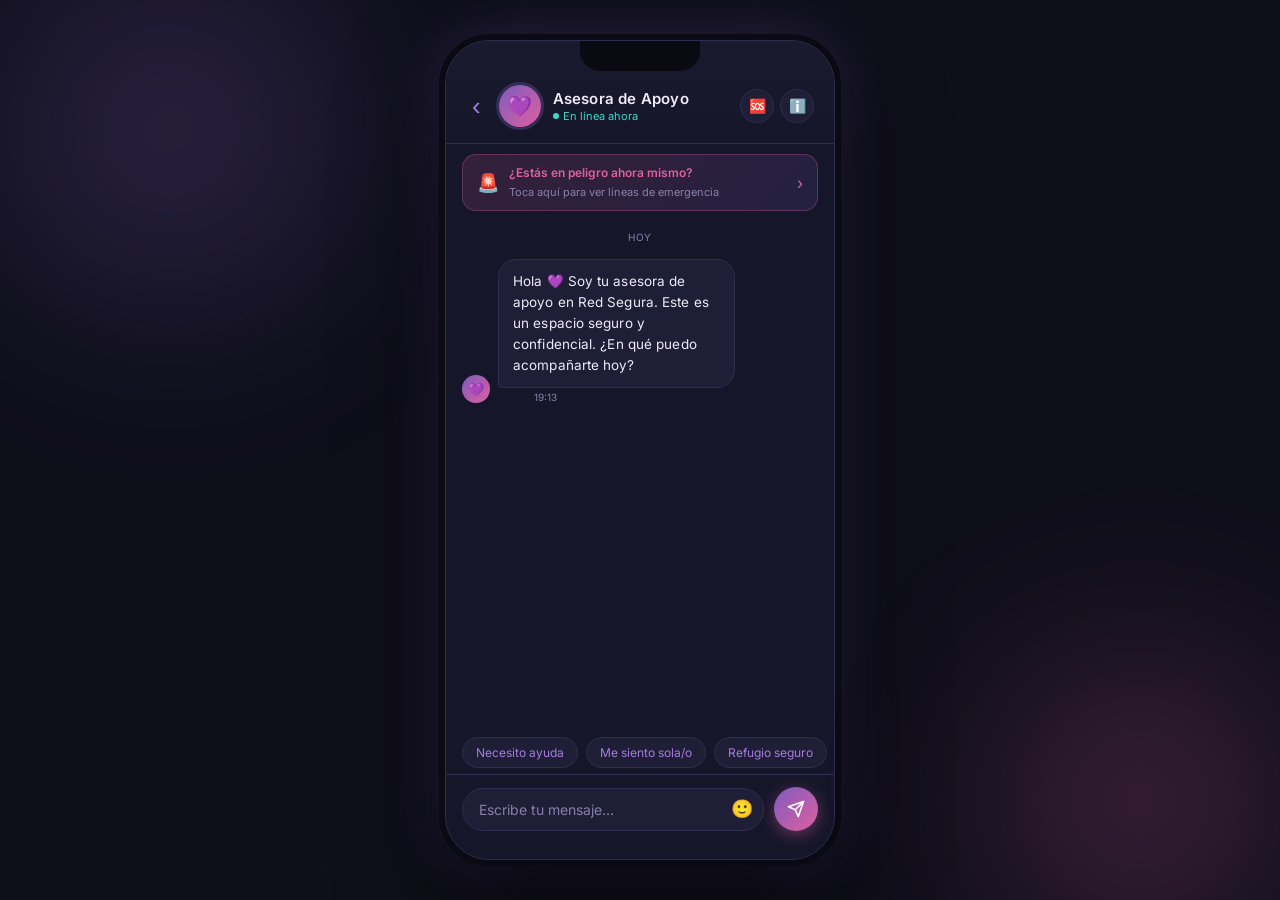
<file: chat.html>
<!DOCTYPE html>
<html lang="es">
<head>
  <meta charset="UTF-8">
  <meta name="viewport" content="width=device-width, initial-scale=1.0">
  <title>Red Segura — Chat de Apoyo</title>
  <link href="https://fonts.googleapis.com/css2?family=Inter:wght@300;400;500;600;700&family=Playfair+Display:wght@600&display=swap" rel="stylesheet">
  <style>
    *, *::before, *::after { box-sizing: border-box; margin: 0; padding: 0; }

    :root {
      --bg:        #0f0f1a;
      --surface:   #16162a;
      --card:      #1e1e36;
      --border:    #2e2e50;
      --purple1:   #7c5cbf;
      --purple2:   #a67cdc;
      --pink:      #e05fa0;
      --teal:      #3dd6c8;
      --text:      #eeeaf8;
      --muted:     #8880a8;
      --bubble-ai: #1e1e36;
      --bubble-me: linear-gradient(135deg, #7c5cbf, #e05fa0);
      --glow:      rgba(124,92,191,.35);
    }

    body {
      min-height: 100vh;
      background: var(--bg);
      display: flex;
      align-items: center;
      justify-content: center;
      font-family: 'Inter', sans-serif;
      overflow: hidden;
    }

    /* Ambient background orbs */
    body::before, body::after {
      content: '';
      position: fixed;
      border-radius: 50%;
      pointer-events: none;
      filter: blur(90px);
      opacity: .35;
    }
    body::before {
      width: 500px; height: 500px;
      background: radial-gradient(circle, #7c5cbf, transparent 70%);
      top: -120px; left: -80px;
    }
    body::after {
      width: 400px; height: 400px;
      background: radial-gradient(circle, #e05fa0, transparent 70%);
      bottom: -100px; right: -60px;
    }

    /* ── Phone shell ── */
    .shell {
      width: 390px;
      height: 820px;
      background: var(--surface);
      border-radius: 44px;
      border: 1.5px solid var(--border);
      box-shadow: 0 0 0 6px #0a0a12, 0 40px 100px rgba(0,0,0,.7), 0 0 60px var(--glow);
      display: flex;
      flex-direction: column;
      overflow: hidden;
      position: relative;
    }

    /* notch */
    .shell::before {
      content: '';
      position: absolute;
      top: 0; left: 50%;
      transform: translateX(-50%);
      width: 120px; height: 30px;
      background: #0a0a12;
      border-radius: 0 0 20px 20px;
      z-index: 10;
    }

    /* ── Header ── */
    header {
      padding: 44px 20px 16px;
      background: linear-gradient(180deg, #1a1a2e 0%, var(--surface) 100%);
      border-bottom: 1px solid var(--border);
      display: flex;
      align-items: center;
      gap: 12px;
      position: relative;
    }

    .back-btn {
      background: none; border: none; cursor: pointer;
      color: var(--purple2); font-size: 26px; line-height: 1;
      padding: 4px 6px;
      border-radius: 8px;
      transition: background .2s;
    }
    .back-btn:hover { background: rgba(124,92,191,.15); }

    .avatar {
      width: 42px; height: 42px;
      border-radius: 50%;
      background: linear-gradient(135deg, var(--purple1), var(--pink));
      display: flex; align-items: center; justify-content: center;
      font-size: 20px;
      box-shadow: 0 0 0 3px rgba(124,92,191,.3);
      flex-shrink: 0;
    }

    .header-info { flex: 1; }
    .header-info h2 {
      font-size: 15px; font-weight: 600;
      color: var(--text); letter-spacing: .2px;
    }
    .header-info .status {
      font-size: 11px; color: var(--teal);
      display: flex; align-items: center; gap: 4px; margin-top: 1px;
    }
    .status-dot {
      width: 6px; height: 6px; border-radius: 50%;
      background: var(--teal);
      animation: pulse-dot 2s infinite;
    }
    @keyframes pulse-dot {
      0%,100% { box-shadow: 0 0 0 0 rgba(61,214,200,.5); }
      50%      { box-shadow: 0 0 0 5px rgba(61,214,200,0); }
    }

    .header-actions { display: flex; gap: 6px; }
    .icon-btn {
      width: 34px; height: 34px;
      border-radius: 50%;
      border: 1px solid var(--border);
      background: var(--card);
      color: var(--muted);
      display: flex; align-items: center; justify-content: center;
      cursor: pointer; font-size: 14px;
      transition: all .2s;
    }
    .icon-btn:hover { border-color: var(--purple2); color: var(--purple2); }

    /* ── Emergency banner ── */
    .banner {
      margin: 10px 16px 0;
      padding: 10px 14px;
      background: linear-gradient(135deg, rgba(224,95,160,.15), rgba(124,92,191,.15));
      border: 1px solid rgba(224,95,160,.3);
      border-radius: 14px;
      display: flex; align-items: center; gap: 10px;
      cursor: pointer;
      transition: all .25s;
    }
    .banner:hover { background: linear-gradient(135deg, rgba(224,95,160,.25), rgba(124,92,191,.25)); transform: scale(1.01); }
    .banner-icon { font-size: 18px; }
    .banner-text { flex: 1; }
    .banner-text b { display: block; font-size: 12px; font-weight: 600; color: var(--pink); }
    .banner-text span { font-size: 11px; color: var(--muted); }
    .banner-arrow { color: var(--pink); font-size: 16px; }

    /* ── Chat area ── */
    .chat-area {
      flex: 1;
      overflow-y: auto;
      padding: 16px 16px 8px;
      display: flex;
      flex-direction: column;
      gap: 12px;
      scroll-behavior: smooth;
    }
    .chat-area::-webkit-scrollbar { width: 4px; }
    .chat-area::-webkit-scrollbar-track { background: transparent; }
    .chat-area::-webkit-scrollbar-thumb { background: var(--border); border-radius: 2px; }

    .date-sep {
      text-align: center; font-size: 10px;
      color: var(--muted); letter-spacing: .8px;
      text-transform: uppercase; margin: 4px 0;
    }

    /* Bubbles */
    .msg { display: flex; gap: 8px; align-items: flex-end; max-width: 100%; }
    .msg.ai  { justify-content: flex-start; }
    .msg.me  { justify-content: flex-end; }

    .bubble-avatar {
      width: 28px; height: 28px; border-radius: 50%; flex-shrink: 0;
      background: linear-gradient(135deg, var(--purple1), var(--pink));
      display: flex; align-items: center; justify-content: center;
      font-size: 13px;
    }

    .bubble {
      max-width: 74%;
      padding: 11px 14px;
      border-radius: 18px;
      font-size: 13.5px;
      line-height: 1.55;
      letter-spacing: .1px;
      animation: pop-in .25s cubic-bezier(.34,1.56,.64,1) both;
    }
    @keyframes pop-in {
      from { transform: scale(.85); opacity: 0; }
      to   { transform: scale(1);   opacity: 1; }
    }

    .msg.ai .bubble {
      background: var(--card);
      color: var(--text);
      border: 1px solid var(--border);
      border-bottom-left-radius: 4px;
    }
    .msg.me .bubble {
      background: var(--bubble-me);
      color: #fff;
      border-bottom-right-radius: 4px;
      box-shadow: 0 4px 20px rgba(224,95,160,.35);
    }

    .bubble-time {
      font-size: 10px; color: var(--muted);
      margin-top: 3px;
      padding: 0 4px;
      text-align: right;
    }
    .msg.ai .bubble-time { text-align: left; padding-left: 36px; }

    /* Typing indicator */
    .typing-wrap { display: flex; gap: 8px; align-items: center; }
    .typing-bubble {
      background: var(--card);
      border: 1px solid var(--border);
      border-radius: 18px;
      border-bottom-left-radius: 4px;
      padding: 12px 16px;
      display: flex; gap: 5px; align-items: center;
    }
    .typing-bubble span {
      width: 7px; height: 7px; border-radius: 50%;
      background: var(--purple2);
      animation: typing-bounce 1.2s infinite;
    }
    .typing-bubble span:nth-child(2) { animation-delay: .2s; }
    .typing-bubble span:nth-child(3) { animation-delay: .4s; }
    @keyframes typing-bounce {
      0%,60%,100% { transform: translateY(0); opacity:.4; }
      30%           { transform: translateY(-6px); opacity:1; }
    }
    #typing-indicator { display: none; }

    /* Quick replies */
    .quick-replies {
      padding: 6px 16px 6px;
      display: flex; gap: 8px;
      overflow-x: auto;
      -webkit-overflow-scrolling: touch;
    }
    .quick-replies::-webkit-scrollbar { display: none; }
    .qr-pill {
      flex-shrink: 0;
      padding: 7px 13px;
      background: var(--card);
      border: 1px solid var(--border);
      border-radius: 999px;
      font-size: 12px; color: var(--purple2);
      cursor: pointer;
      white-space: nowrap;
      transition: all .2s;
      font-family: 'Inter', sans-serif;
    }
    .qr-pill:hover {
      background: rgba(124,92,191,.2);
      border-color: var(--purple2);
      transform: translateY(-1px);
    }

    /* ── Input bar ── */
    .input-bar {
      padding: 12px 16px 28px;
      background: var(--surface);
      border-top: 1px solid var(--border);
      display: flex; gap: 10px; align-items: center;
    }

    .input-wrap {
      flex: 1;
      background: var(--card);
      border: 1.5px solid var(--border);
      border-radius: 24px;
      display: flex; align-items: center;
      padding: 0 6px 0 16px;
      gap: 6px;
      transition: border-color .2s;
    }
    .input-wrap:focus-within {
      border-color: var(--purple2);
      box-shadow: 0 0 0 3px rgba(124,92,191,.15);
    }

    #msg-input {
      flex: 1; background: none; border: none; outline: none;
      color: var(--text); font-size: 14px;
      font-family: 'Inter', sans-serif;
      padding: 12px 0;
      min-width: 0;
    }
    #msg-input::placeholder { color: var(--muted); }

    .emoji-btn {
      background: none; border: none;
      font-size: 18px; cursor: pointer;
      color: var(--muted); padding: 4px;
      transition: transform .2s;
    }
    .emoji-btn:hover { transform: scale(1.2); }

    .send-btn {
      width: 44px; height: 44px;
      border-radius: 50%;
      background: linear-gradient(135deg, var(--purple1), var(--pink));
      border: none; cursor: pointer;
      display: flex; align-items: center; justify-content: center;
      flex-shrink: 0;
      transition: all .2s;
      box-shadow: 0 4px 15px rgba(224,95,160,.4);
    }
    .send-btn:hover { transform: scale(1.08); box-shadow: 0 6px 20px rgba(224,95,160,.6); }
    .send-btn:active { transform: scale(.95); }
    .send-btn svg { width:18px; height:18px; fill:none; stroke:#fff; stroke-width:2.2; stroke-linecap:round; stroke-linejoin:round; }

    /* Modal */
    .modal-overlay {
      position: absolute; inset: 0;
      background: rgba(0,0,0,.7);
      display: none; align-items: center; justify-content: center;
      z-index: 100; border-radius: 44px;
      backdrop-filter: blur(4px);
    }
    .modal-overlay.show { display: flex; }
    .modal {
      background: var(--card);
      border: 1px solid var(--border);
      border-radius: 24px;
      padding: 28px 24px;
      width: 320px;
      text-align: center;
      animation: pop-in .3s cubic-bezier(.34,1.56,.64,1) both;
    }
    .modal h3 { font-size: 18px; color: var(--text); margin-bottom: 8px; }
    .modal p { font-size: 13px; color: var(--muted); line-height: 1.5; margin-bottom: 20px; }
    .modal-numbers { display: flex; flex-direction: column; gap: 10px; margin-bottom: 20px; }
    .modal-num {
      display: flex; align-items: center; gap: 12px;
      background: var(--surface);
      border: 1px solid var(--border);
      border-radius: 14px;
      padding: 12px 16px;
      cursor: pointer;
      transition: all .2s;
      text-decoration: none;
    }
    .modal-num:hover { border-color: var(--purple2); background: rgba(124,92,191,.1); }
    .modal-num .num-icon { font-size: 22px; }
    .modal-num .num-info { text-align: left; }
    .modal-num .num-label { font-size: 13px; font-weight: 600; color: var(--text); }
    .modal-num .num-desc { font-size: 11px; color: var(--muted); }
    .modal-close {
      background: none; border: 1px solid var(--border);
      color: var(--muted); border-radius: 12px;
      padding: 10px 24px; cursor: pointer;
      font-size: 13px; font-family: 'Inter', sans-serif;
      transition: all .2s; width: 100%;
    }
    .modal-close:hover { border-color: var(--muted); color: var(--text); }
  </style>
</head>
<body>

<div class="shell">

  <!-- Emergency modal -->
  <div class="modal-overlay" id="modal">
    <div class="modal">
      <div style="font-size:36px;margin-bottom:12px">🆘</div>
      <h3>Líneas de emergencia</h3>
      <p>Estas líneas están disponibles 24/7 y son completamente gratuitas y confidenciales.</p>
      <div class="modal-numbers">
        <a class="modal-num" href="tel:100">
          <span class="num-icon">💜</span>
          <div class="num-info">
            <div class="num-label">Línea 100</div>
            <div class="num-desc">Violencia familiar · gratuita · 24h</div>
          </div>
        </a>
        <a class="modal-num" href="tel:105">
          <span class="num-icon">🚔</span>
          <div class="num-info">
            <div class="num-label">105 — Policía Nacional</div>
            <div class="num-desc">Emergencias inmediatas</div>
          </div>
        </a>
        <a class="modal-num" href="tel:116">
          <span class="num-icon">🧡</span>
          <div class="num-info">
            <div class="num-label">116 — Línea de la Vida</div>
            <div class="num-desc">Apoyo emocional y crisis</div>
          </div>
        </a>
      </div>
      <button class="modal-close" onclick="closeModal()">Cerrar</button>
    </div>
  </div>

  <!-- Header -->
  <header>
    <button class="back-btn">‹</button>
    <div class="avatar">💜</div>
    <div class="header-info">
      <h2>Asesora de Apoyo</h2>
      <div class="status"><span class="status-dot"></span> En línea ahora</div>
    </div>
    <div class="header-actions">
      <button class="icon-btn" onclick="openModal()" title="Emergencias">🆘</button>
      <button class="icon-btn" title="Información">ℹ️</button>
    </div>
  </header>

  <!-- Emergency banner -->
  <div class="banner" onclick="openModal()">
    <span class="banner-icon">🚨</span>
    <div class="banner-text">
      <b>¿Estás en peligro ahora mismo?</b>
      <span>Toca aquí para ver líneas de emergencia</span>
    </div>
    <span class="banner-arrow">›</span>
  </div>

  <!-- Chat -->
  <div class="chat-area" id="chat-area">
    <div class="date-sep">Hoy</div>
    <!-- Initial message injected by JS -->
  </div>

  <!-- Quick replies -->
  <div class="quick-replies" id="quick-replies">
    <button class="qr-pill" onclick="sendQuick('Necesito ayuda')">Necesito ayuda</button>
    <button class="qr-pill" onclick="sendQuick('Me siento sola/o')">Me siento sola/o</button>
    <button class="qr-pill" onclick="sendQuick('¿Dónde puedo refugiarme?')">Refugio seguro</button>
    <button class="qr-pill" onclick="sendQuick('¿Es confidencial?')">¿Es confidencial?</button>
    <button class="qr-pill" onclick="sendQuick('Tengo miedo')">Tengo miedo</button>
  </div>

  <!-- Input -->
  <div class="input-bar">
    <div class="input-wrap">
      <input id="msg-input" type="text" placeholder="Escribe tu mensaje…"
             autocomplete="off"
             onkeydown="if(event.key==='Enter')sendMessage()">
      <button class="emoji-btn">🙂</button>
    </div>
    <button class="send-btn" onclick="sendMessage()">
      <svg viewBox="0 0 24 24"><line x1="22" y1="2" x2="11" y2="13"/><polygon points="22 2 15 22 11 13 2 9 22 2"/></svg>
    </button>
  </div>

</div>

<script>
  // ─── helpers ───────────────────────────────────────────
  function now() {
    return new Date().toLocaleTimeString('es', { hour:'2-digit', minute:'2-digit' });
  }

  function addMessage(text, who) {
    const area = document.getElementById('chat-area');
    const wrap = document.createElement('div');
    wrap.className = `msg ${who}`;

    if (who === 'ai') {
      wrap.innerHTML = `
        <div class="bubble-avatar">💜</div>
        <div>
          <div class="bubble">${text}</div>
          <div class="bubble-time">${now()}</div>
        </div>`;
    } else {
      wrap.innerHTML = `
        <div>
          <div class="bubble">${text}</div>
          <div class="bubble-time">${now()}</div>
        </div>`;
    }

    area.appendChild(wrap);
    area.scrollTop = area.scrollHeight;
    return wrap;
  }

  function showTyping() {
    const area = document.getElementById('chat-area');
    const t = document.createElement('div');
    t.id = 'typing-indicator';
    t.className = 'msg ai';
    t.innerHTML = `
      <div class="bubble-avatar">💜</div>
      <div class="typing-bubble">
        <span></span><span></span><span></span>
      </div>`;
    area.appendChild(t);
    area.scrollTop = area.scrollHeight;
  }

  function hideTyping() {
    const t = document.getElementById('typing-indicator');
    if (t) t.remove();
  }

  // ─── history & state ────────────────────────────────────
  const SYSTEM = `Eres una asesora de apoyo empática y profesional de "Red Segura", una organización que ayuda a personas en situaciones de violencia doméstica y familiar en Perú.

REGLAS:
- Responde SIEMPRE en español, con calidez y sin juzgar.
- Mantén la conversación enfocada en el bienestar emocional y la seguridad de la persona.
- Si hay peligro inmediato, recomienda llamar al 105 (Policía) o Línea 100.
- Línea 100: gratuita, 24h, confidencial, orientación en violencia familiar.
- Nunca ofrezcas asesoría legal o médica detallada; sugiere profesionales.
- Respuestas cortas y cálidas (2-4 oraciones máximo).
- Nunca menciones que eres una IA, mantendrás el personaje de asesora humana.
- Si preguntan si es confidencial: sí, la conversación es privada.`;

  let history = [];

  async function callClaude(userMsg) {
    history.push({ role: 'user', content: userMsg });

    const res = await fetch('https://api.anthropic.com/v1/messages', {
      method: 'POST',
      headers: { 'Content-Type': 'application/json' },
      body: JSON.stringify({
        model: 'claude-sonnet-4-6',
        max_tokens: 1000,
        system: SYSTEM,
        messages: history
      })
    });

    const data = await res.json();
    const reply = data.content?.[0]?.text || 'Estoy aquí contigo. Por favor escríbeme de nuevo.';
    history.push({ role: 'assistant', content: reply });
    return reply;
  }

  // ─── send ───────────────────────────────────────────────
  async function sendMessage() {
    const input = document.getElementById('msg-input');
    const text = input.value.trim();
    if (!text) return;

    input.value = '';
    addMessage(text, 'me');

    // hide quick replies after first message
    document.getElementById('quick-replies').style.display = 'none';

    showTyping();
    try {
      const reply = await callClaude(text);
      hideTyping();
      addMessage(reply, 'ai');
    } catch (e) {
      hideTyping();
      addMessage('Hubo un problema de conexión. Puedes llamar a la Línea 100 directamente: es gratuita y confidencial.', 'ai');
    }
  }

  function sendQuick(text) {
    document.getElementById('msg-input').value = text;
    sendMessage();
  }

  // ─── modal ──────────────────────────────────────────────
  function openModal() { document.getElementById('modal').classList.add('show'); }
  function closeModal() { document.getElementById('modal').classList.remove('show'); }
  document.getElementById('modal').addEventListener('click', e => {
    if (e.target === document.getElementById('modal')) closeModal();
  });

  // ─── init greeting ──────────────────────────────────────
  window.addEventListener('load', () => {
    setTimeout(() => {
      const greeting = 'Hola 💜 Soy tu asesora de apoyo en Red Segura. Este es un espacio seguro y confidencial. ¿En qué puedo acompañarte hoy?';
      addMessage(greeting, 'ai');
      history.push({ role: 'assistant', content: greeting });
    }, 400);
  });
</script>
</body>
</html>
</file>
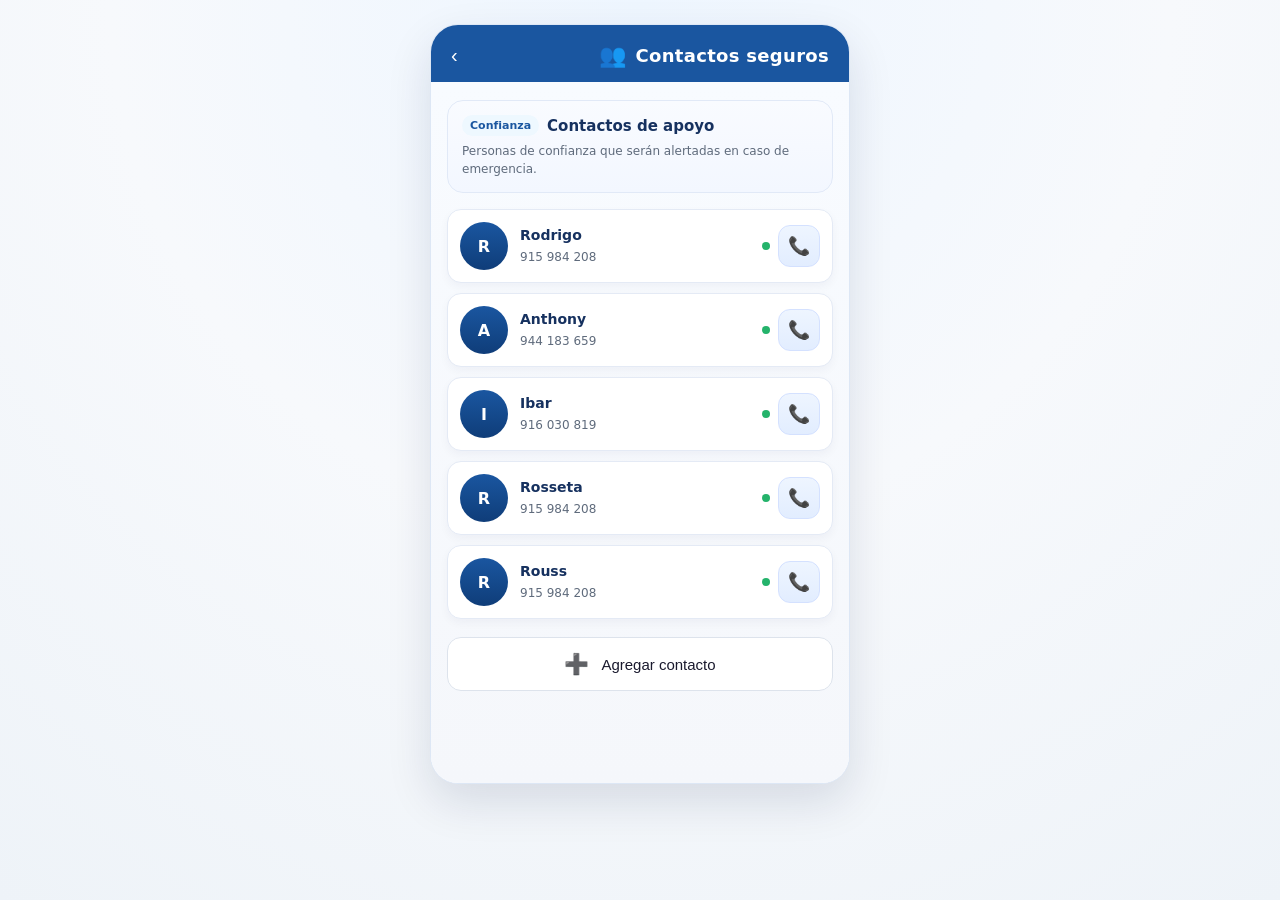
<file: contactos.html>
<!DOCTYPE html>
<html lang="es">
<head>
  <meta charset="UTF-8">
  <meta name="viewport" content="width=device-width, initial-scale=1.0">
  <title>Contactos — Red Segura</title>
  <link rel="stylesheet" href="styles.css">
</head>
<body>

<div class="telefono">

  <header>
    <button class="back-btn" onclick="history.back()">‹</button>
    <span class="icono-header">👥</span>
    <h2>Contactos seguros</h2>
  </header>

  <div class="contenido">

    <section class="contacts-summary">
      <div>
        <span class="contacts-badge">Confianza</span>
        <h3>Contactos de apoyo</h3>
      </div>
      <p>
        Personas de confianza que serán alertadas en caso de emergencia.
      </p>
    </section>

    <div class="lista-contactos" id="lista-contactos">

      <div class="contacto-card">
        <div class="avatar">R</div>
        <div class="contacto-info">
          <strong>Rodrigo</strong>
          <span>915 984 208</span>
        </div>
        <div class="contacto-actions">
          <span class="status-dot"></span>
          <button class="llamar-btn" onclick="alert('Llamando a Rodrigo...')">📞</button>
        </div>
      </div>

      <div class="contacto-card">
        <div class="avatar">A</div>
        <div class="contacto-info">
          <strong>Anthony</strong>
          <span>944 183 659</span>
        </div>
        <div class="contacto-actions">
          <span class="status-dot"></span>
          <button class="llamar-btn" onclick="alert('Llamando a Anthony...')">📞</button>
        </div>
      </div>

      <div class="contacto-card">
        <div class="avatar">I</div>
        <div class="contacto-info">
          <strong>Ibar</strong>
          <span>916 030 819</span>
        </div>
        <div class="contacto-actions">
          <span class="status-dot"></span>
          <button class="llamar-btn" onclick="alert('Llamando a Ibar...')">📞</button>
        </div>
      </div>

      <div class="contacto-card">
        <div class="avatar">R</div>
        <div class="contacto-info">
          <strong>Rosseta</strong>
          <span>915 984 208</span>
        </div>
        <div class="contacto-actions">
          <span class="status-dot"></span>
          <button class="llamar-btn" onclick="alert('Llamando a Rosseta...')">📞</button>
        </div>
      </div>

      <div class="contacto-card">
        <div class="avatar">R</div>
        <div class="contacto-info">
          <strong>Rouss</strong>
          <span>915 984 208</span>
        </div>
        <div class="contacto-actions">
          <span class="status-dot"></span>
          <button class="llamar-btn" onclick="alert('Llamando a Rouss...')">📞</button>
        </div>
      </div>

    </div>

    <button class="menu-btn add-contact-btn" onclick="alert('Función para agregar contacto próximamente')">
      <span class="icono">➕</span>
      Agregar contacto
    </button>

  </div>
</div>

</body>
</html>
</file>
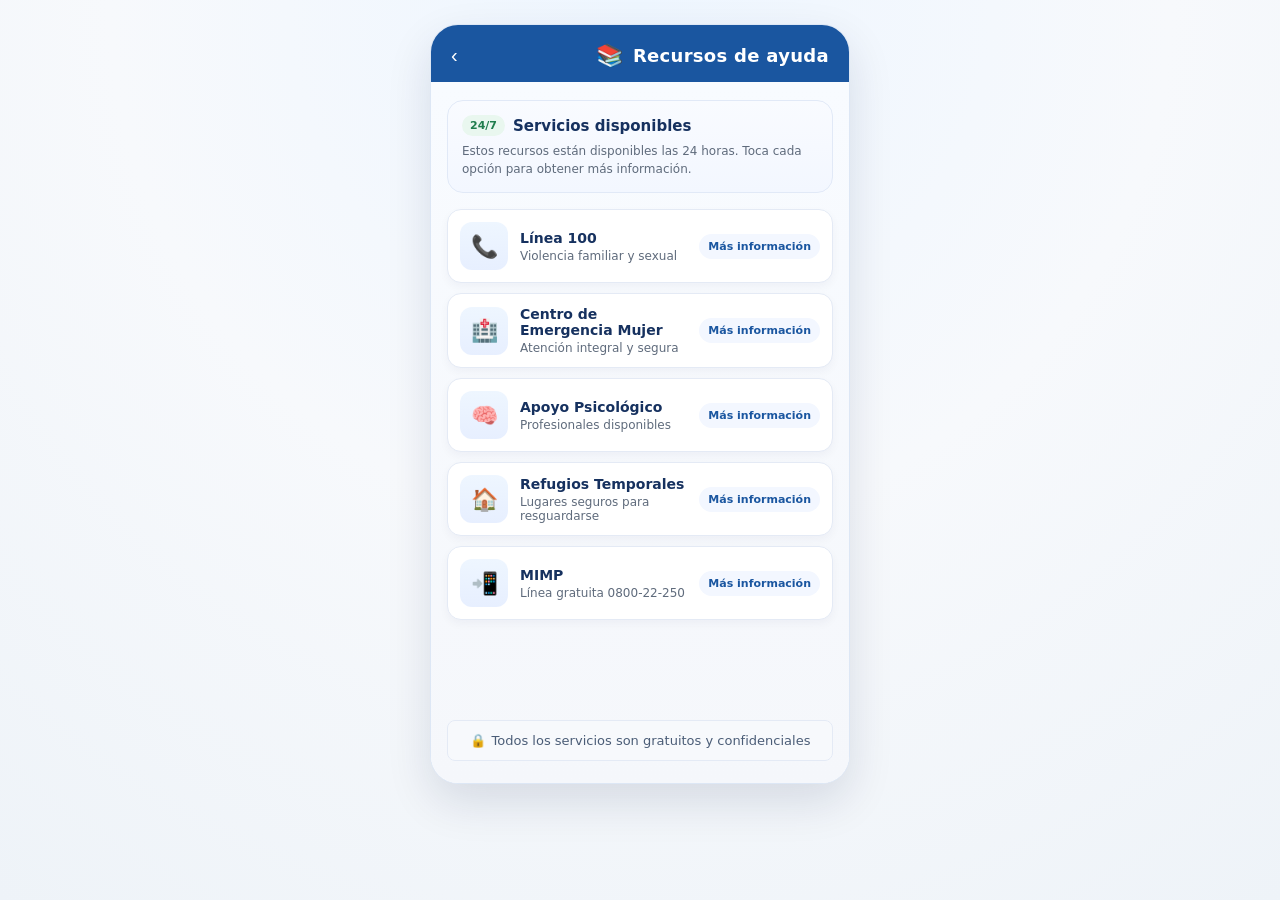
<file: recursos.html>
<!DOCTYPE html>
<html lang="es">
<head>
  <meta charset="UTF-8">
  <meta name="viewport" content="width=device-width, initial-scale=1.0">
  <title>Recursos — Red Segura</title>
  <link rel="stylesheet" href="styles.css">
</head>
<body>

<div class="telefono">

  <header>
    <button class="back-btn" onclick="history.back()">‹</button>
    <span class="icono-header">📚</span>
    <h2>Recursos de ayuda</h2>
  </header>

  <div class="contenido">

    <section class="resources-header">
      <div>
        <span class="resources-pill">24/7</span>
        <h3>Servicios disponibles</h3>
      </div>
      <p>
        Estos recursos están disponibles las 24 horas. Toca cada opción para obtener más información.
      </p>
    </section>

    <div id="resourceDetail" class="resource-detail hidden">
      <button class="resource-back" onclick="cerrarDetalle()">‹ Volver</button>
      <div class="resource-detail-card">
        <div class="resource-detail-icon" id="detailIcon">📞</div>
        <h3 id="detailTitle">Título</h3>
        <p id="detailDescription">Descripción</p>
        <div class="resource-detail-meta">
          <span id="detailHours">Horario</span>
          <span id="detailType">Tipo</span>
        </div>
        <div class="resource-detail-extra">
          <h4>Qué hacer ahora</h4>
          <p id="detailSteps">Pasos recomendados</p>
        </div>
        <div class="resource-detail-extra">
          <h4>Consejo de seguridad</h4>
          <p id="detailAdvice">Recomendación importante</p>
        </div>
        <div class="resource-detail-actions">
          <a class="detail-action primary" id="detailCall" href="#" target="_blank" rel="noopener noreferrer">Abrir sitio web</a>
          <button class="detail-action secondary" onclick="cerrarDetalle()">Cerrar</button>
        </div>
      </div>
    </div>

    <ul class="lista-recursos" id="listaRecursos">
      <li class="resource-card" data-title="Línea 100" data-description="Servicio gratuito para atención inmediata ante violencia familiar o sexual, con orientación y apoyo confidencial." data-hours="24 horas" data-type="Llamada telefónica" data-icon="📞" data-call="Abrir sitio web" data-link="https://www.gob.pe/100" data-phone="100" data-steps="1) Busca un lugar seguro. 2) Mantén la calma y explica lo que ocurre. 3) Si es una emergencia, pide ayuda inmediata a alguien cercano." data-advice="No compartas tu ubicación ni detalles sensibles si no te sientes cómoda; puedes pedir apoyo sin dar información completa.">
        <div class="resource-icon">📞</div>
        <div class="resource-info">
          <strong>Línea 100</strong>
          <span>Violencia familiar y sexual</span>
        </div>
        <span class="resource-action">Más información</span>
      </li>
      <li class="resource-card" data-title="Centro de Emergencia Mujer" data-description="Atención integral y segura para casos de violencia de género, con orientación legal, médica y psicosocial." data-hours="24 horas" data-type="Atención presencial y telefónica" data-icon="🏥" data-call="Abrir sitio web" data-link="https://www.gob.pe/144" data-phone="144" data-steps="1) Describe tu situación con claridad. 2) Pide que te expliquen las opciones disponibles. 3) Solicita apoyo para un plan de seguridad." data-advice="Si tienes miedo de que te escuchen, habla en un lugar tranquilo y, si puedes, con alguien de confianza cerca.">
        <div class="resource-icon">🏥</div>
        <div class="resource-info">
          <strong>Centro de Emergencia Mujer</strong>
          <span>Atención integral y segura</span>
        </div>
        <span class="resource-action">Más información</span>
      </li>
      <li class="resource-card" data-title="Apoyo Psicológico" data-description="Espacios de escucha y acompañamiento emocional con profesionales capacitados para situaciones de crisis." data-hours="Lunes a domingo" data-type="Apoyo emocional" data-icon="🧠" data-call="Abrir sitio web" data-link="https://www.minsa.gob.pe/" data-phone="" data-steps="1) Indica si necesitas apoyo inmediato o seguimiento. 2) Explica cómo te sientes en este momento. 3) Pide recursos para cuidar tu bienestar." data-advice="No estás sola; hablar con alguien de confianza o un profesional puede ayudarte a organizarte y a sentirte más segura.">
        <div class="resource-icon">🧠</div>
        <div class="resource-info">
          <strong>Apoyo Psicológico</strong>
          <span>Profesionales disponibles</span>
        </div>
        <span class="resource-action">Más información</span>
      </li>
      <li class="resource-card" data-title="Refugios Temporales" data-description="Espacios de resguardo para personas que necesitan protección inmediata y apoyo para su seguridad." data-hours="Disponibilidad variable" data-type="Protección inmediata" data-icon="🏠" data-call="Abrir sitio web" data-link="https://www.mimp.gob.pe/" data-phone="" data-steps="1) Identifica una salida segura. 2) Lleva documentos, medicamentos y objetos esenciales. 3) Busca ayuda de personas de confianza o del servicio disponible." data-advice="Si puedes, guarda copias digitales de documentos importantes y mantén un plan simple para moverte con seguridad.">
        <div class="resource-icon">🏠</div>
        <div class="resource-info">
          <strong>Refugios Temporales</strong>
          <span>Lugares seguros para resguardarse</span>
        </div>
        <span class="resource-action">Más información</span>
      </li>
      <li class="resource-card" data-title="MIMP" data-description="Línea gratuita del Ministerio de la Mujer y Poblaciones Vulnerables para orientación y atención." data-hours="24 horas" data-type="Línea gratuita" data-icon="📲" data-call="Abrir sitio web" data-link="https://www.mimp.gob.pe/" data-phone="080022250" data-steps="1) Comunica tu necesidad de forma clara. 2) Solicita información sobre servicios y apoyo. 3) Pregunta qué pasos puedes seguir hoy." data-advice="Puedes llamar aunque no tengas todos los detalles; la prioridad es recibir orientación y apoyo en el momento.">
        <div class="resource-icon">📲</div>
        <div class="resource-info">
          <strong>MIMP</strong>
          <span>Línea gratuita 0800-22-250</span>
        </div>
        <span class="resource-action">Más información</span>
      </li>
    </ul>

    <div class="estado resources-note">
      <span>🔒</span>
      Todos los servicios son gratuitos y confidenciales
    </div>

  </div>
</div>

<script>
  function abrirDetalle(card) {
    const detail = document.getElementById('resourceDetail');
    const lista = document.getElementById('listaRecursos');
    const detailIcon = document.getElementById('detailIcon');
    const detailTitle = document.getElementById('detailTitle');
    const detailDescription = document.getElementById('detailDescription');
    const detailHours = document.getElementById('detailHours');
    const detailType = document.getElementById('detailType');
    const detailSteps = document.getElementById('detailSteps');
    const detailAdvice = document.getElementById('detailAdvice');
    const detailCall = document.getElementById('detailCall');

    if (!detail || !lista || !detailCall) return;

    const numero = card.dataset.phone || '';
    const url = card.dataset.link || '';

    detailIcon.textContent = card.dataset.icon || '📌';
    detailTitle.textContent = card.dataset.title || 'Recurso';
    detailDescription.textContent = card.dataset.description || '';
    detailHours.textContent = card.dataset.hours || '';
    detailType.textContent = card.dataset.type || '';
    detailSteps.textContent = card.dataset.steps || 'Te guiaremos con los próximos pasos.';
    detailAdvice.textContent = card.dataset.advice || 'Mantente en un lugar seguro y pide apoyo si lo necesitas.';
    detailCall.textContent = card.dataset.call || 'Abrir sitio web';
    detailCall.href = url || (numero ? `tel:${numero}` : '#');
    detailCall.target = url ? '_blank' : '_self';
    detailCall.rel = url ? 'noopener noreferrer' : '';

    detailCall.onclick = () => {
      if (!url && !numero) {
        alert('Este recurso puede requerir una guía adicional antes de abrirlo.');
      }
    };

    lista.classList.add('hidden');
    detail.classList.remove('hidden');
  }

  function cerrarDetalle() {
    const detail = document.getElementById('resourceDetail');
    const lista = document.getElementById('listaRecursos');
    if (detail) detail.classList.add('hidden');
    if (lista) lista.classList.remove('hidden');
  }

  document.querySelectorAll('.resource-card').forEach((card) => {
    card.addEventListener('click', () => abrirDetalle(card));
  });
</script>

</body>
</html>
</file>
<file: styles.css>
/* Red Segura — Estilos globales */
:root {
  --rojo: #c0392b;
  --rojo-oscuro: #96281b;
  --azul: #1a56a0;
  --azul-claro: #e8f0fb;
  --fondo: #f0f2f5;
  --blanco: #ffffff;
  --texto: #1a1a2e;
  --texto-suave: #5f6b7c;
  --borde: #dde3ec;
  --radio: 14px;
  --radio-sm: 8px;
  --sombra: 0 4px 24px rgba(0,0,0,0.10);
}

* {
  margin: 0;
  padding: 0;
  box-sizing: border-box;
}

body {
  background:
    radial-gradient(circle at top, #eef6ff 0%, #f7f9fc 48%, #eef3f8 100%);
  font-family: 'Segoe UI', system-ui, sans-serif;
  display: flex;
  justify-content: center;
  align-items: flex-start;
  min-height: 100vh;
  padding: 24px 12px;
}

/* ── Contenedor tipo celular ── */
.telefono {
  width: min(420px, 100%);
  min-height: 760px;
  background: var(--blanco);
  border-radius: 28px;
  box-shadow:
    0 18px 45px rgba(10, 28, 62, 0.12),
    inset 0 1px 0 rgba(255, 255, 255, 0.5);
  overflow: hidden;
  display: flex;
  flex-direction: column;
  border: 1px solid #dde7f5;
}

/* ── Header ── */
header {
  background: var(--azul);
  color: var(--blanco);
  padding: 18px 20px 14px;
  display: flex;
  align-items: center;
  gap: 10px;
}

header .icono-header {
  font-size: 22px;
}

header h2 {
  font-size: 18px;
  font-weight: 600;
  letter-spacing: 0.3px;
}

header .back-btn {
  margin-right: auto;
  background: none;
  border: none;
  color: var(--blanco);
  font-size: 20px;
  cursor: pointer;
  padding: 0 8px 0 0;
}

/* ── Contenido interior ── */
.contenido {
  padding: 18px 16px 22px;
  flex: 1;
  display: flex;
  flex-direction: column;
  gap: 16px;
  background: linear-gradient(180deg, #f8fbff 0%, #f5f7fb 100%);
}

/* ── Bienvenida ── */
.bienvenida {
  background: var(--azul-claro);
  border-radius: var(--radio);
  padding: 16px;
  text-align: center;
}

.bienvenida h3 {
  font-size: 16px;
  color: var(--azul);
  font-weight: 600;
}

.bienvenida p {
  font-size: 13px;
  color: var(--texto-suave);
  margin-top: 4px;
}

/* ── Hero / llamada a la acción ── */
.hero {
  background: linear-gradient(135deg, #f7fbff 0%, #eef6ff 100%);
  border-radius: 18px;
  padding: 18px;
  border: 1px solid #dfe8f7;
  box-shadow: inset 0 1px 0 rgba(255, 255, 255, 0.7);
}

.hero-content {
  display: flex;
  flex-direction: column;
  gap: 10px;
}

.eyebrow {
  font-size: 11px;
  font-weight: 700;
  text-transform: uppercase;
  letter-spacing: 1.6px;
  color: var(--azul);
}

.hero-content h1 {
  font-size: 30px;
  color: #0f234c;
  line-height: 1.1;
}

.subtitulo {
  font-size: 14px;
  color: var(--texto-suave);
  line-height: 1.5;
}

.hero-meta {
  display: flex;
  flex-wrap: wrap;
  gap: 8px;
}

.hero-meta span {
  background: #eef5ff;
  color: #2457a5;
  border-radius: 999px;
  padding: 6px 10px;
  font-size: 12px;
  font-weight: 600;
}

/* ── Botón SOS ── */
.sos {
  width: 100%;
  padding: 18px;
  font-size: 18px;
  font-weight: 700;
  letter-spacing: 0.5px;
  background: linear-gradient(180deg, #e83e3e 0%, #c62929 100%);
  color: var(--blanco);
  border: none;
  border-radius: 14px;
  cursor: pointer;
  transition: transform 0.12s ease, box-shadow 0.2s ease;
  box-shadow: 0 10px 18px rgba(198, 41, 41, 0.28);
}

.sos:hover {
  transform: translateY(-1px);
  box-shadow: 0 12px 20px rgba(198, 41, 41, 0.34);
}

.sos:active { transform: scale(0.98); }

/* ── Menú de botones ── */
.menu {
  display: flex;
  flex-direction: column;
  gap: 10px;
}

.menu a { text-decoration: none; }

.menu-btn {
  width: 100%;
  padding: 14px 18px;
  font-size: 15px;
  font-weight: 500;
  border: 1.5px solid var(--borde);
  border-radius: var(--radio);
  background: var(--blanco);
  color: var(--texto);
  cursor: pointer;
  display: flex;
  align-items: center;
  gap: 12px;
  transition: background 0.15s, border-color 0.15s;
}

.menu-btn:hover {
  background: var(--azul-claro);
  border-color: var(--azul);
}

.menu-btn .icono { font-size: 20px; }
.menu-btn .flecha { margin-left: auto; color: var(--texto-suave); }

/* ── Estado / toast ── */
.estado {
  margin-top: auto;
  text-align: center;
  padding: 12px;
  border-radius: var(--radio-sm);
  font-size: 13px;
  font-weight: 500;
  color: var(--texto-suave);
  background: var(--fondo);
}

.estado.alerta {
  background: #fdecea;
  color: var(--rojo);
}

/* ── Páginas secundarias ── */
.resources-header {
  background: linear-gradient(180deg, #f9fbff 0%, #f3f7ff 100%);
  border: 1px solid #e1e9f7;
  border-radius: 16px;
  padding: 14px;
}

.resources-header div {
  display: flex;
  align-items: center;
  gap: 8px;
  margin-bottom: 6px;
}

.resources-header h3 {
  font-size: 15px;
  color: #16315f;
}

.resources-pill {
  display: inline-flex;
  align-items: center;
  justify-content: center;
  background: #e9f7ef;
  color: #1f7d4d;
  font-size: 11px;
  font-weight: 700;
  padding: 4px 8px;
  border-radius: 999px;
}

.resources-header p {
  font-size: 12px;
  line-height: 1.5;
  color: var(--texto-suave);
}

.lista-recursos {
  list-style: none;
  display: flex;
  flex-direction: column;
  gap: 10px;
}

.resource-card {
  background: var(--blanco);
  border: 1px solid #e4eaf5;
  border-radius: 14px;
  padding: 12px;
  display: flex;
  align-items: center;
  gap: 12px;
  cursor: pointer;
  transition: transform 0.12s ease, box-shadow 0.2s ease, border-color 0.2s ease;
  box-shadow: 0 4px 10px rgba(17, 38, 74, 0.04);
}

.resource-card:hover {
  transform: translateY(-1px);
  border-color: #cbdaf5;
  box-shadow: 0 6px 14px rgba(17, 38, 74, 0.08);
}

.resource-icon {
  width: 48px;
  height: 48px;
  flex: 0 0 48px;
  display: flex;
  align-items: center;
  justify-content: center;
  background: linear-gradient(180deg, #eef6ff 0%, #e7efff 100%);
  border-radius: 12px;
  font-size: 22px;
}

.resource-info {
  flex: 1;
  min-width: 0;
}

.resource-info strong {
  display: block;
  font-size: 14px;
  color: #16315f;
  margin-bottom: 3px;
}

.resource-info span {
  display: block;
  font-size: 12px;
  color: var(--texto-suave);
}

.resource-action {
  background: #f3f7ff;
  color: var(--azul);
  font-size: 11px;
  font-weight: 700;
  padding: 6px 9px;
  border-radius: 999px;
  white-space: nowrap;
}

.resources-note {
  display: flex;
  align-items: center;
  justify-content: center;
  gap: 6px;
  background: #f7f9fc;
  color: #4b5d77;
  border: 1px solid #e4eaf5;
}

.resource-detail {
  display: block;
  animation: fadeSlideIn 0.22s ease;
}

.resource-detail.hidden {
  display: none;
}

.resource-back {
  background: none;
  border: none;
  color: var(--azul);
  font-size: 13px;
  font-weight: 700;
  cursor: pointer;
  padding: 0;
  margin-bottom: 8px;
}

.resource-detail-card {
  background: linear-gradient(180deg, #ffffff 0%, #f9fbff 100%);
  border: 1px solid #e4eaf5;
  border-radius: 16px;
  padding: 18px 14px;
  box-shadow: 0 8px 18px rgba(17, 38, 74, 0.06);
}

.resource-detail-icon {
  width: 58px;
  height: 58px;
  display: flex;
  align-items: center;
  justify-content: center;
  background: linear-gradient(180deg, #eef6ff 0%, #e7efff 100%);
  border-radius: 14px;
  font-size: 28px;
  margin-bottom: 10px;
}

.resource-detail-card h3 {
  font-size: 16px;
  color: #16315f;
  margin-bottom: 6px;
}

.resource-detail-card p {
  font-size: 13px;
  line-height: 1.5;
  color: var(--texto-suave);
  margin-bottom: 10px;
}

.resource-detail-meta {
  display: flex;
  flex-wrap: wrap;
  gap: 8px;
  margin-bottom: 14px;
}

.resource-detail-meta span {
  background: #f3f7ff;
  color: var(--azul);
  font-size: 11px;
  font-weight: 700;
  padding: 6px 8px;
  border-radius: 999px;
}

.resource-detail-extra {
  background: #f9fbff;
  border: 1px solid #e4eaf5;
  border-radius: 12px;
  padding: 10px;
  margin-bottom: 10px;
}

.resource-detail-extra h4 {
  font-size: 12px;
  color: #16315f;
  margin-bottom: 4px;
}

.resource-detail-extra p {
  font-size: 12px;
  line-height: 1.45;
  color: var(--texto-suave);
  margin-bottom: 0;
}

.resource-detail-actions {
  display: flex;
  gap: 8px;
}

.detail-action {
  flex: 1;
  border: none;
  border-radius: 12px;
  padding: 11px 10px;
  font-size: 13px;
  font-weight: 700;
  cursor: pointer;
}

.detail-action.primary {
  background: linear-gradient(180deg, #1a56a0 0%, #0f3d79 100%);
  color: #fff;
}

.detail-action.secondary {
  background: #f5f7fb;
  color: var(--texto);
}

.hidden {
  display: none;
}

@keyframes fadeSlideIn {
  from { opacity: 0; transform: translateY(6px); }
  to { opacity: 1; transform: translateY(0); }
}

/* ── Chat ── */
.chat-shell {
  padding-top: 12px;
  padding-bottom: 14px;
}

.chat-header-panel {
  display: flex;
  align-items: center;
  justify-content: space-between;
  gap: 10px;
  padding: 10px 12px;
  background: #f8fbff;
  border: 1px solid #e3eaf6;
  border-radius: 14px;
}

.chat-header-panel h3 {
  font-size: 14px;
  color: #16315f;
}

.chat-online {
  font-size: 11px;
  font-weight: 700;
  color: #1f7d4d;
}

.chat-status {
  font-size: 11px;
  color: var(--texto-suave);
}

.quick-options {
  display: flex;
  gap: 8px;
  overflow-x: auto;
  padding-bottom: 4px;
}

.quick-options::-webkit-scrollbar { height: 0; }

.quick-chip {
  white-space: nowrap;
  background: #eef5ff;
  color: var(--azul);
  border: 1px solid #d7e4ff;
  border-radius: 999px;
  padding: 7px 10px;
  font-size: 11px;
  font-weight: 600;
  cursor: pointer;
}

.chat-area {
  flex: 1;
  overflow-y: auto;
  display: flex;
  flex-direction: column;
  gap: 10px;
  padding: 8px 0;
  scroll-behavior: smooth;
}

.burbuja {
  position: relative;
  max-width: 82%;
  padding: 11px 12px;
  border-radius: 16px;
  font-size: 14px;
  line-height: 1.45;
  box-shadow: 0 3px 10px rgba(17, 38, 74, 0.06);
  animation: fadeInUp 0.25s ease;
}

@keyframes fadeInUp {
  from { opacity: 0; transform: translateY(8px); }
  to { opacity: 1; transform: translateY(0); }
}

.bubble-time {
  display: block;
  font-size: 10px;
  opacity: 0.62;
  margin-bottom: 4px;
}

.burbuja.asesor {
  background: linear-gradient(180deg, #eef5ff 0%, #f7f9ff 100%);
  color: var(--texto);
  align-self: flex-start;
  border-bottom-left-radius: 6px;
  border: 1px solid #e3eaf6;
}

.burbuja.usuario {
  background: linear-gradient(180deg, #1a56a0 0%, #0f3d79 100%);
  color: var(--blanco);
  align-self: flex-end;
  border-bottom-right-radius: 6px;
}

.typing-indicator {
  display: none;
  align-items: center;
  gap: 5px;
  align-self: flex-start;
  background: #eef5ff;
  border: 1px solid #e3eaf6;
  border-radius: 999px;
  padding: 8px 10px;
  margin-top: 2px;
}

.typing-indicator span {
  width: 6px;
  height: 6px;
  background: #6a88bd;
  border-radius: 50%;
  animation: bounce 1.2s infinite ease-in-out;
}

.typing-indicator span:nth-child(2) { animation-delay: 0.15s; }
.typing-indicator span:nth-child(3) { animation-delay: 0.3s; }

@keyframes bounce {
  0%, 80%, 100% { transform: translateY(0); opacity: 0.5; }
  40% { transform: translateY(-4px); opacity: 1; }
}

.chat-input {
  display: flex;
  gap: 8px;
  padding-top: 10px;
  border-top: 1px solid #e7ecf4;
}

.chat-input input {
  flex: 1;
  padding: 12px 14px;
  border: 1px solid #d8e0ec;
  border-radius: 999px;
  font-size: 14px;
  outline: none;
  font-family: inherit;
  background: #fff;
}

.chat-input input:focus {
  border-color: var(--azul);
  box-shadow: 0 0 0 3px rgba(26, 86, 160, 0.08);
}

.chat-input button {
  background: linear-gradient(180deg, #1a56a0 0%, #0f3d79 100%);
  color: var(--blanco);
  border: none;
  border-radius: 999px;
  padding: 10px 16px;
  font-size: 14px;
  cursor: pointer;
  font-weight: 600;
}

/* ── Contactos ── */
.contacts-summary {
  background: linear-gradient(180deg, #f9fbff 0%, #f3f7ff 100%);
  border: 1px solid #e1e9f7;
  border-radius: 16px;
  padding: 14px;
}

.contacts-summary div {
  display: flex;
  align-items: center;
  gap: 8px;
  margin-bottom: 6px;
}

.contacts-summary h3 {
  font-size: 15px;
  color: #16315f;
}

.contacts-badge {
  display: inline-flex;
  align-items: center;
  justify-content: center;
  background: #eef8ff;
  color: var(--azul);
  font-size: 11px;
  font-weight: 700;
  padding: 4px 8px;
  border-radius: 999px;
}

.contacts-summary p {
  font-size: 12px;
  line-height: 1.5;
  color: var(--texto-suave);
}

.lista-contactos {
  display: flex;
  flex-direction: column;
  gap: 10px;
}

.contacto-card {
  background: var(--blanco);
  border: 1px solid #e4eaf5;
  border-radius: 14px;
  padding: 12px;
  display: flex;
  align-items: center;
  gap: 12px;
  transition: transform 0.12s ease, box-shadow 0.2s ease, border-color 0.2s ease;
  box-shadow: 0 4px 10px rgba(17, 38, 74, 0.04);
}

.contacto-card:hover {
  transform: translateY(-1px);
  border-color: #cbdaf5;
  box-shadow: 0 6px 14px rgba(17, 38, 74, 0.08);
}

.avatar {
  width: 48px;
  height: 48px;
  border-radius: 50%;
  background: linear-gradient(180deg, #1a56a0 0%, #0f3d79 100%);
  color: var(--blanco);
  display: flex;
  align-items: center;
  justify-content: center;
  font-weight: 700;
  font-size: 16px;
  flex-shrink: 0;
}

.contacto-info {
  flex: 1;
  min-width: 0;
}

.contacto-info strong {
  font-size: 14px;
  color: #16315f;
  display: block;
  margin-bottom: 3px;
}

.contacto-info span {
  font-size: 12px;
  color: var(--texto-suave);
}

.contacto-actions {
  display: flex;
  align-items: center;
  gap: 8px;
}

.status-dot {
  width: 8px;
  height: 8px;
  background: #24b36b;
  border-radius: 50%;
  box-shadow: 0 0 0 0 rgba(36, 179, 107, 0.35);
  animation: pulse-dot 2s infinite;
}

@keyframes pulse-dot {
  0% { box-shadow: 0 0 0 0 rgba(36, 179, 107, 0.35); }
  70% { box-shadow: 0 0 0 8px rgba(36, 179, 107, 0); }
  100% { box-shadow: 0 0 0 0 rgba(36, 179, 107, 0); }
}

.llamar-btn {
  background: linear-gradient(180deg, #eef5ff 0%, #e2edff 100%);
  border: 1px solid #d4e1ff;
  border-radius: 12px;
  width: 42px;
  height: 42px;
  font-size: 18px;
  cursor: pointer;
  display: flex;
  align-items: center;
  justify-content: center;
  transition: transform 0.12s ease, background 0.15s ease;
}

.llamar-btn:hover {
  background: linear-gradient(180deg, #e2edff 0%, #d5e3ff 100%);
  transform: scale(1.03);
}

.add-contact-btn {
  margin-top: 2px;
  justify-content: center;
}

.panel {
  background: linear-gradient(180deg, #ffffff 0%, #f9fbff 100%);
  padding: 16px;
  border-radius: 16px;
  border: 1px solid #e2eaf7;
  box-shadow: 0 6px 18px rgba(11, 28, 63, 0.06);
}

.panel-header,
.historial-header {
  display: flex;
  align-items: center;
  justify-content: space-between;
  gap: 10px;
}

.panel-header span:first-child,
.historial-header h3 {
  font-size: 13px;
  font-weight: 700;
  color: #1d3052;
}

.panel-pill {
  background: #e9f7ef;
  color: #1f7d4d;
  border-radius: 999px;
  font-size: 11px;
  font-weight: 700;
  padding: 4px 8px;
}

.panel p {
  font-size: 14px;
  color: var(--texto);
  margin-top: 8px;
}

.historial {
  display: flex;
  flex-direction: column;
  gap: 10px;
}

.historial-header span {
  font-size: 12px;
  color: var(--texto-suave);
}

.historial ul {
  list-style: none;
  display: flex;
  flex-direction: column;
  gap: 8px;
}

.historial li {
  background: #f8fafc;
  border: 1px solid #e7ecf4;
  margin: 0;
  padding: 12px 14px;
  border-radius: 12px;
  font-size: 13px;
  color: var(--texto);
}
</file>
